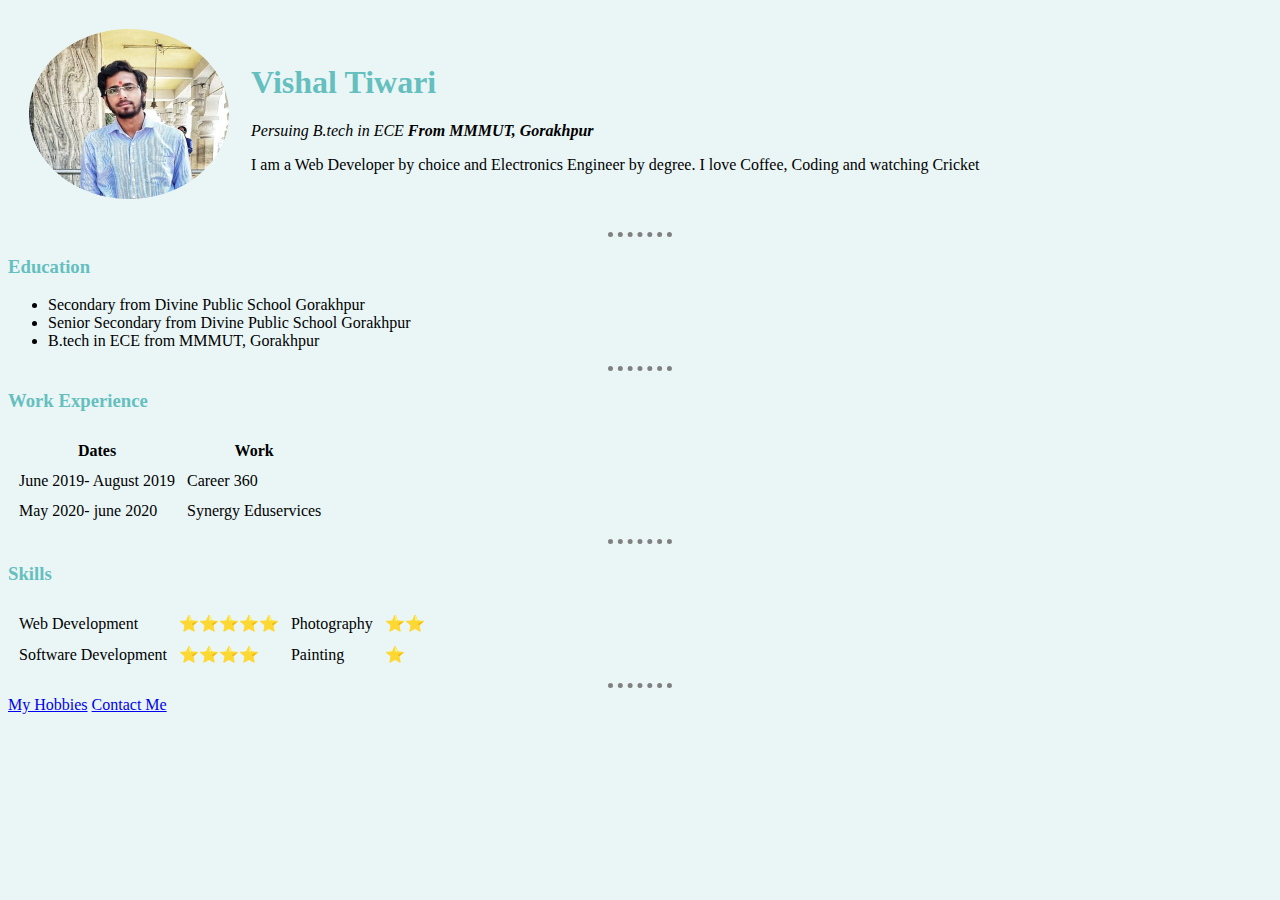
<file: HTML Personal Site/index.html>
<!DOCTYPE html>
<html lang="en" dir="ltr">

<head>
  <meta charset="utf-8">
  <title>Vishal's Personal site </title>
<link rel="stylesheet" href="css/styles.css">
</head>

<body>
  <table cellspacing="20">
    <tr>
      <td>  <img src="circle-cropped.png" alt="Vishal" height=170 width=200></td>
      <td>  <h1>Vishal Tiwari</h1>
        <p><em>
      Persuing B.tech in ECE <strong> From MMMUT, Gorakhpur </strong>
        </em>  </p>
        <p>I am a Web Developer by choice and Electronics Engineer by degree. I love Coffee, Coding and watching Cricket</p></td>
    </tr>
  </table>

  <hr>
  <h3>Education</h3>
  <ul>
    <li>
      Secondary from Divine Public School Gorakhpur
    </li>
    <li>
      Senior Secondary from Divine Public School Gorakhpur
    </li>
    <li>
      B.tech in ECE from MMMUT, Gorakhpur
    </li>
  </ul>
  <hr>
<h3>Work Experience</h3>

<table cellspacing="10">
  <thead>
  <tr>
    <th>Dates</th>
    <th>Work</th>
  </tr>
</thead>
<tbody>
  <tr>
  <td> June 2019- August 2019</td>
  <td>Career 360</td>
  </tr>
  <tr>
    <td>May 2020- june 2020</td>
    <td>Synergy Eduservices</td>
  </tr>
</tbody>

</table>
<hr>
<h3>Skills</h3>

<table cellspacing="10">

  <tr>
  <td align="left"> Web Development</td>
<td align="left">⭐⭐⭐⭐⭐</td>
  <td align="left">Photography</td>
<td align="left">⭐⭐</td>
  </tr>

  <tr>
  <td align="left"> Software Development</td>
  <td align="left">⭐⭐⭐⭐</td>
  <td align="left">Painting</td>
  <td align="left">⭐</td>
  </tr>


</table>


<hr>
<a href="myhobbies.html">My Hobbies</a>
<a href="contact-me.html">Contact Me</a>


     </body>

</html>
</file>
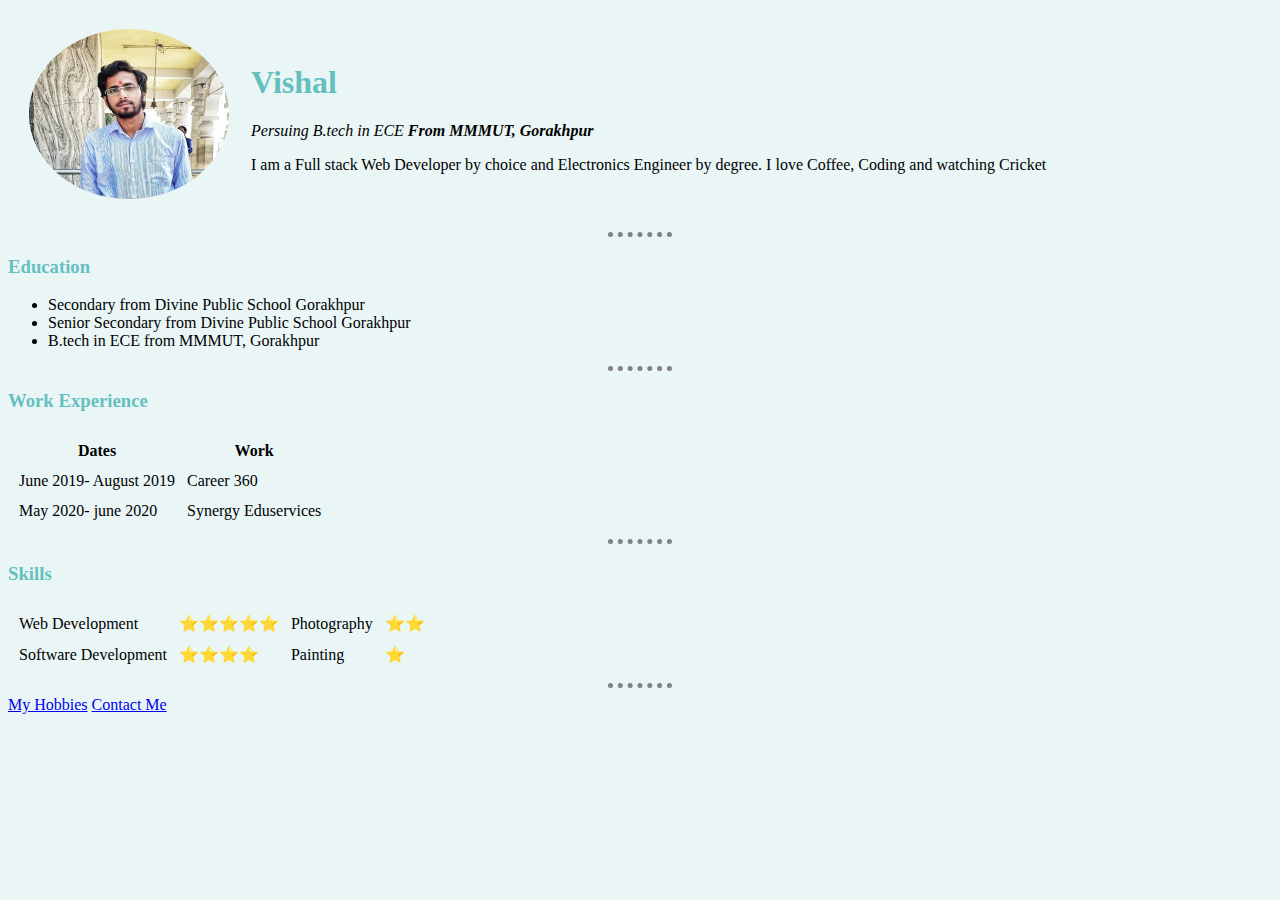
<file: Html_personal_site/index.html>
<!DOCTYPE html>
<html lang="en" dir="ltr">

<head>
  <meta charset="utf-8">
  <title>Vishal's Personal site </title>
<link rel="stylesheet" href="css/styles.css">
</head>

<body>
  <table cellspacing="20">
    <tr>
      <td>  <img src="circle-cropped.png" alt="Vishal" height=170 width=200></td>
      <td>  <h1>Vishal</h1>
        <p><em>
      Persuing B.tech in ECE <strong> From MMMUT, Gorakhpur </strong>
        </em>  </p>
        <p>I am a Full stack Web Developer by choice and Electronics Engineer by degree. I love Coffee, Coding and watching Cricket</p></td>
    </tr>
  </table>

  <hr>
  <h3>Education</h3>
  <ul>
    <li>
      Secondary from Divine Public School Gorakhpur
    </li>
    <li>
      Senior Secondary from Divine Public School Gorakhpur
    </li>
    <li>
      B.tech in ECE from MMMUT, Gorakhpur
    </li>
  </ul>
  <hr>
<h3>Work Experience</h3>

<table cellspacing="10">
  <thead>
  <tr>
    <th>Dates</th>
    <th>Work</th>
  </tr>
</thead>
<tbody>
  <tr>
  <td> June 2019- August 2019</td>
  <td>Career 360</td>
  </tr>
  <tr>
    <td>May 2020- june 2020</td>
    <td>Synergy Eduservices</td>
  </tr>
</tbody>

</table>
<hr>
<h3>Skills</h3>

<table cellspacing="10">

  <tr>
  <td align="left"> Web Development</td>
<td align="left">⭐⭐⭐⭐⭐</td>
  <td align="left">Photography</td>
<td align="left">⭐⭐</td>
  </tr>

  <tr>
  <td align="left"> Software Development</td>
  <td align="left">⭐⭐⭐⭐</td>
  <td align="left">Painting</td>
  <td align="left">⭐</td>
  </tr>


</table>


<hr>
<a href="myhobbies.html">My Hobbies</a>
<a href="contact-me.html">Contact Me</a>


     </body>

</html>
</file>
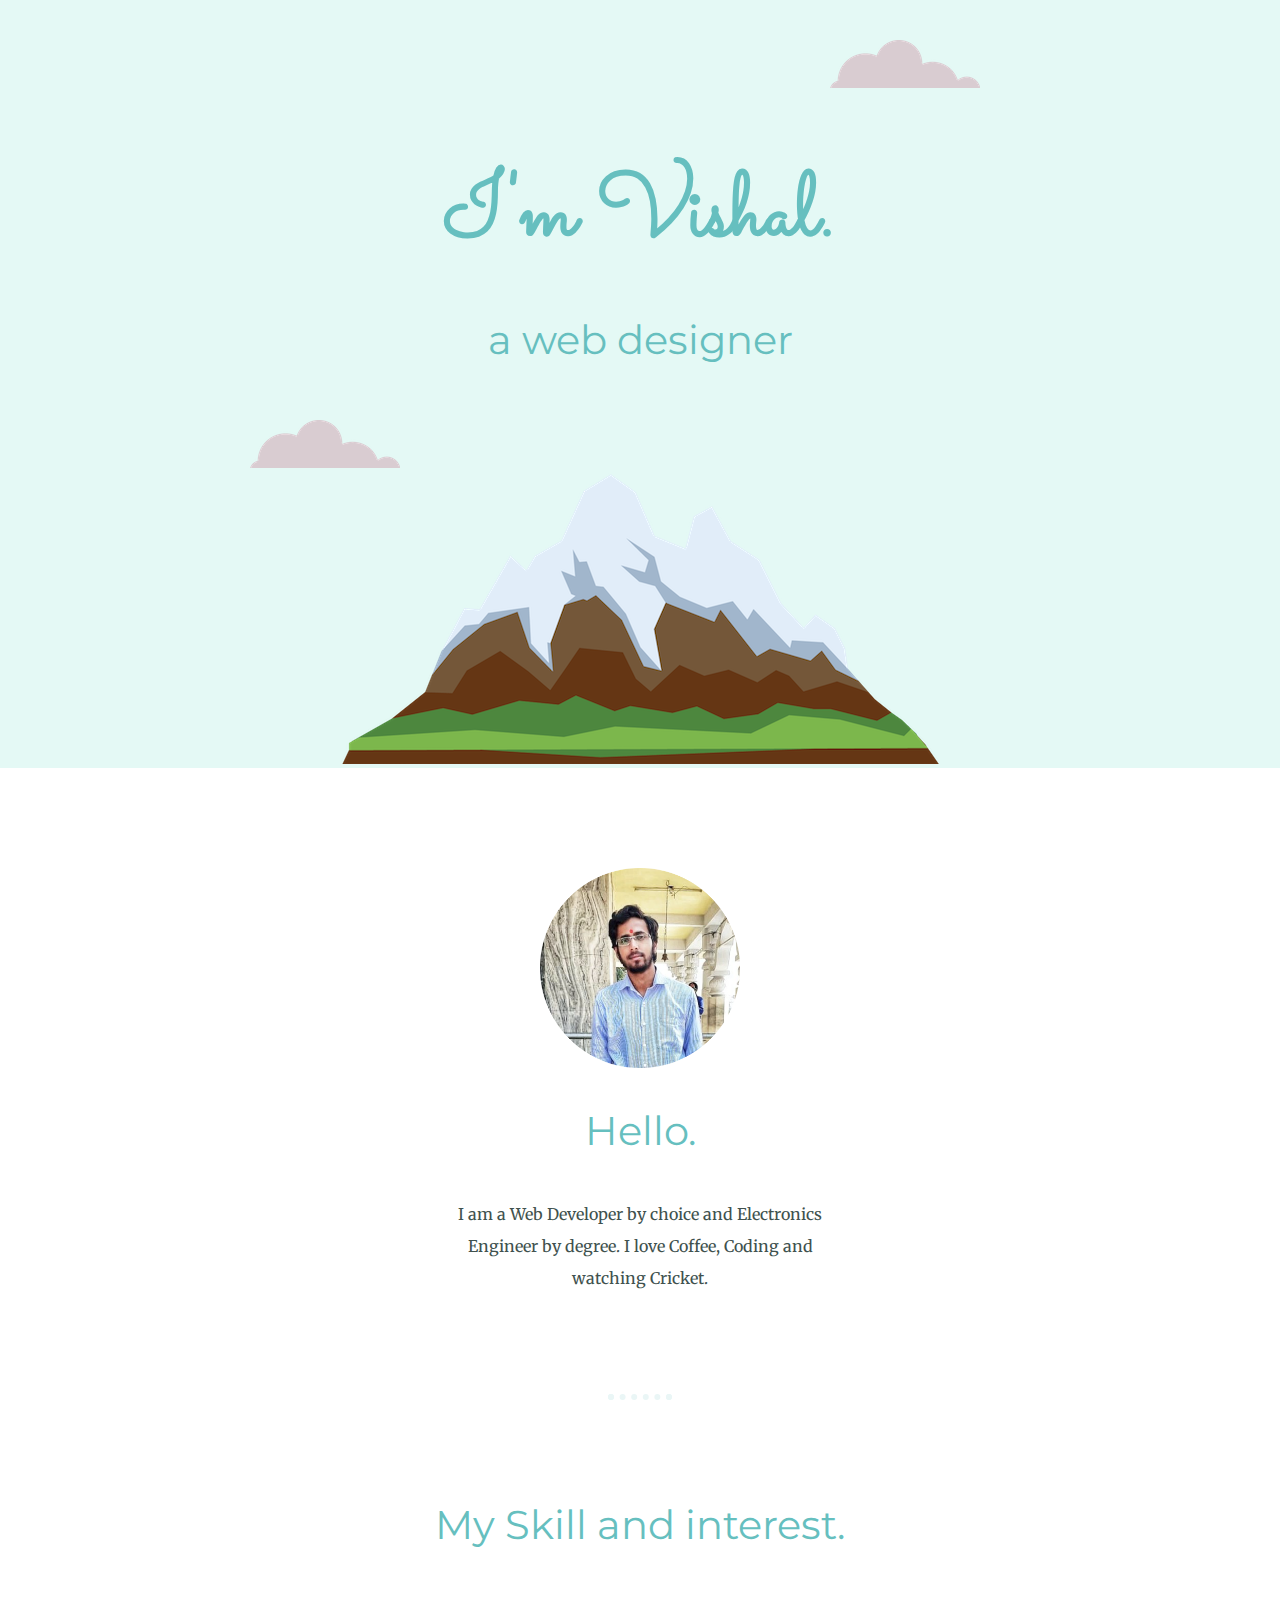
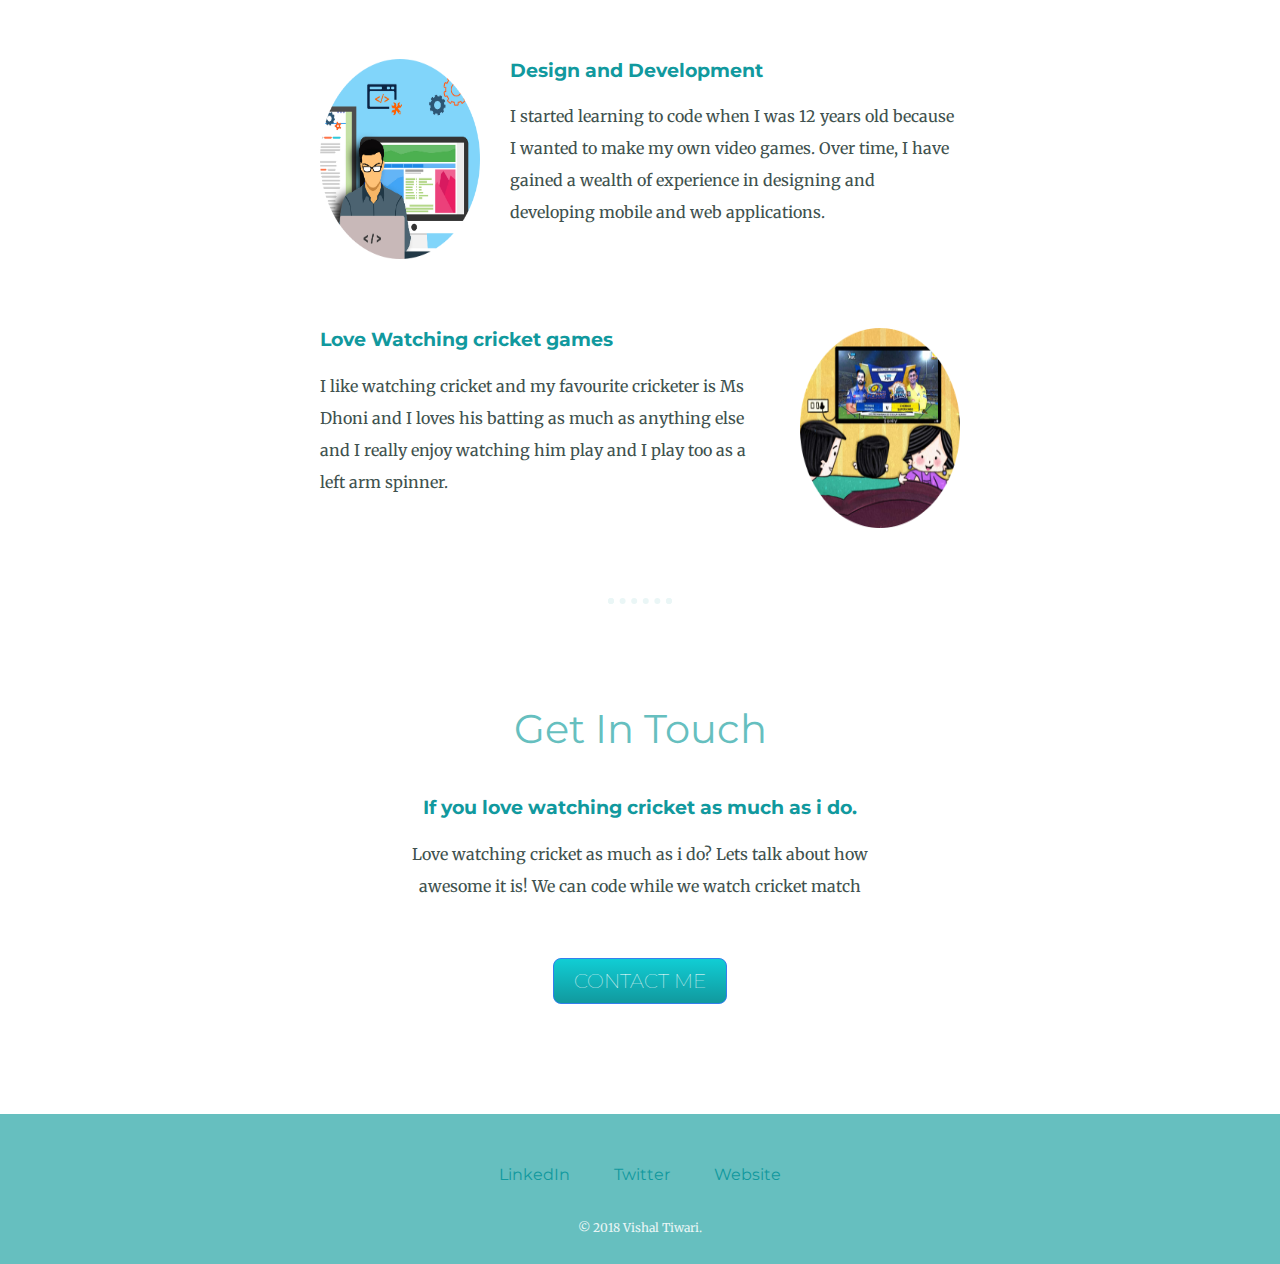
<file: Personal Site using CSS/index.html>
<!DOCTYPE html>
<html lang="en" dir="ltr">

<head>
  <meta charset="utf-8">
  <title>Vishal Tiwari </title>
<link rel="stylesheet" href="Css/styles.css">
<link rel="icon" href="favicon.ico">
<link rel="preconnect" href="https://fonts.gstatic.com">
<link href="https://fonts.googleapis.com/css2?family=Merriweather&family=Montserrat&family=Sacramento&display=swap" rel="stylesheet">
</head>
<body>
  <div class="top-container">
    <img class="top-cloud" src="images/cloud.png" alt="">
  <h1>I'm Vishal.</h1>
  <p><h2>
    a web designer</h2>
  </p>
    <img class="bottom-cloud"src="images/cloud.png" alt="cloud-img">
    <img src="images/mountain.png" alt="mountain-img">

</div>
<div class="middle-container">
  <div class="profile">
    <img class="mypic"src="images/circle-cropped.png" alt="my-picture">
    <h2>Hello.</h2>
    <p class="intro">I am a Web Developer by choice and Electronics Engineer by degree. I love Coffee, Coding and watching Cricket.</p>
  </div>
  <hr>
  <div class="skills">
    <h2>My Skill and  interest.</h2>
    <div class="skill-row">
      <img class="webd" src="images/webd skill.png" alt="">
      <h3>Design and Development</h3>
      <p>I started learning to code when I was 12 years old because I wanted to make my own video games. Over time, I have gained a wealth of experience in designing and developing mobile and web applications.</p>
    </div>
    <div class="skill-row">
      <img class="cricket" src="images/cricket.png" alt="">
      <h3>Love Watching cricket games</h3>
      <p>I like watching cricket and my favourite cricketer is Ms Dhoni and I loves his batting as much as anything else and I really enjoy watching him play and I play too as a left arm spinner.</p>
    </div>
  </div>
  <hr>
  <div class="contact-me">

    <h2>Get In Touch</h2>
    <h3>If you love watching cricket as much as i do.</h3>
    <p>Love watching cricket as much as i do? Lets talk about how awesome it is! We can code while we watch cricket match</p>
    <a class="BUTTON_HYA" href="mailto:tiwarivishal183@email.com">CONTACT ME</a>
  </div>
</div>
<div class="bottom-container">
  <a class="footer-link" href="https://www.linkedin.com/">LinkedIn</a>
  <a class="footer-link" href="https://twitter.com/">Twitter</a>
  <a class="footer-link" href="https://www.appbrewery.co/">Website</a>
  <p class="copyright">© 2018 Vishal Tiwari.</p>
</div>


</body>
</file>
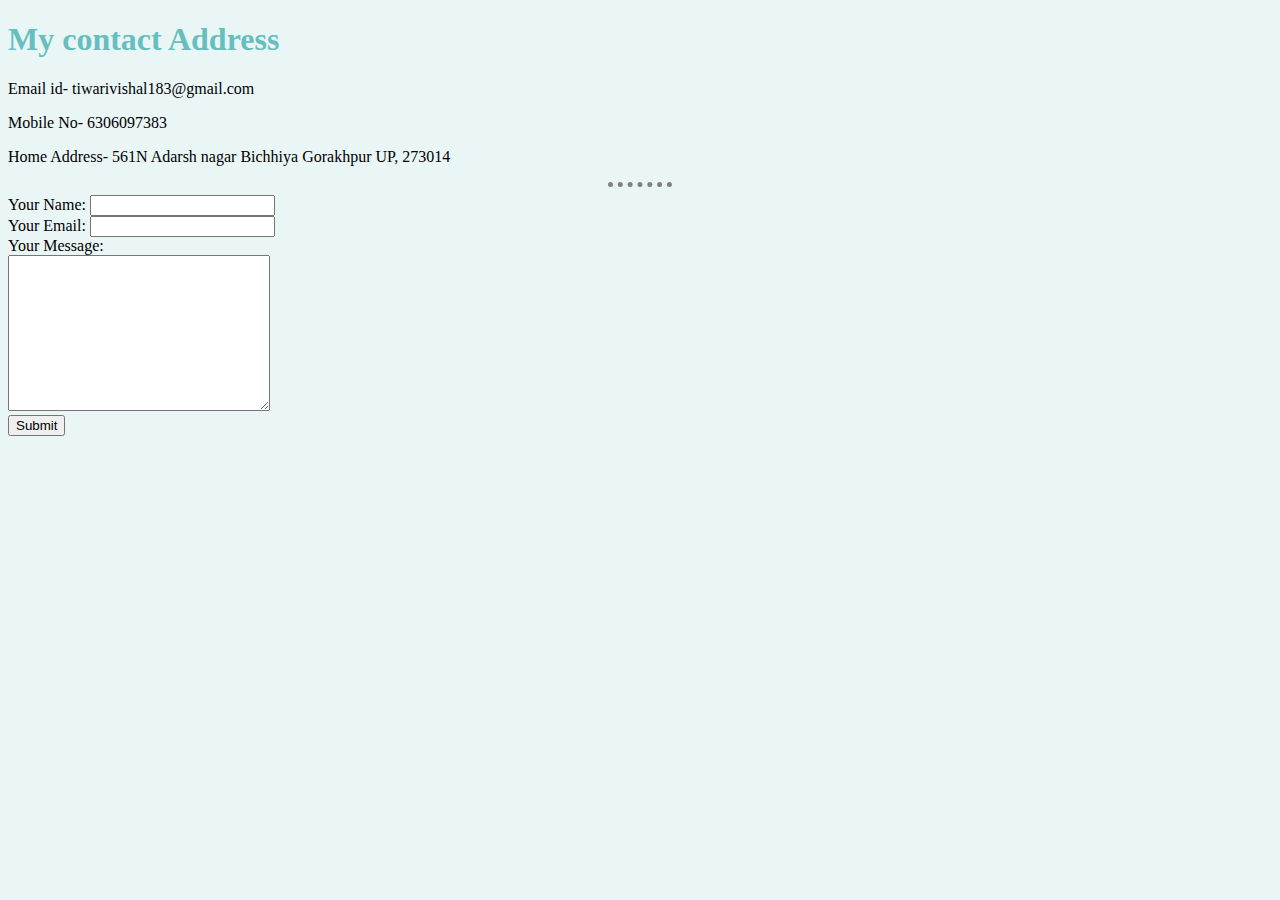
<file: HTML Personal Site/contact-me.html>
<!DOCTYPE html>
<html lang="en" dir="ltr">
  <head>
    <meta charset="utf-8">
    <title> Contact-me </title>
    <link rel="stylesheet" href="css/styles.css">
  </head>
  <body>
    <h1>My contact Address</h1>
  <p>Email id- tiwarivishal183@gmail.com</p>
  <p>Mobile No- 6306097383</p>
  <p>Home Address- 561N Adarsh nagar Bichhiya Gorakhpur UP, 273014</p><hr>

  <form action="mailto:tiwarivishal183@gmail.com" method="post" enctype="text/plain">
    <label>Your Name:</label>
    <input type="text" name="YourName" value=""><br>
    <label>Your Email:</label>
    <input type="email" name="YourEmail" value=""><br>
    <label>Your Message:</label><br>
    <textarea name="YourMessage" rows="10" cols="30"></textarea><br>
    <input type="submit" name="">
  </body>
  </form>
</html>
</file>
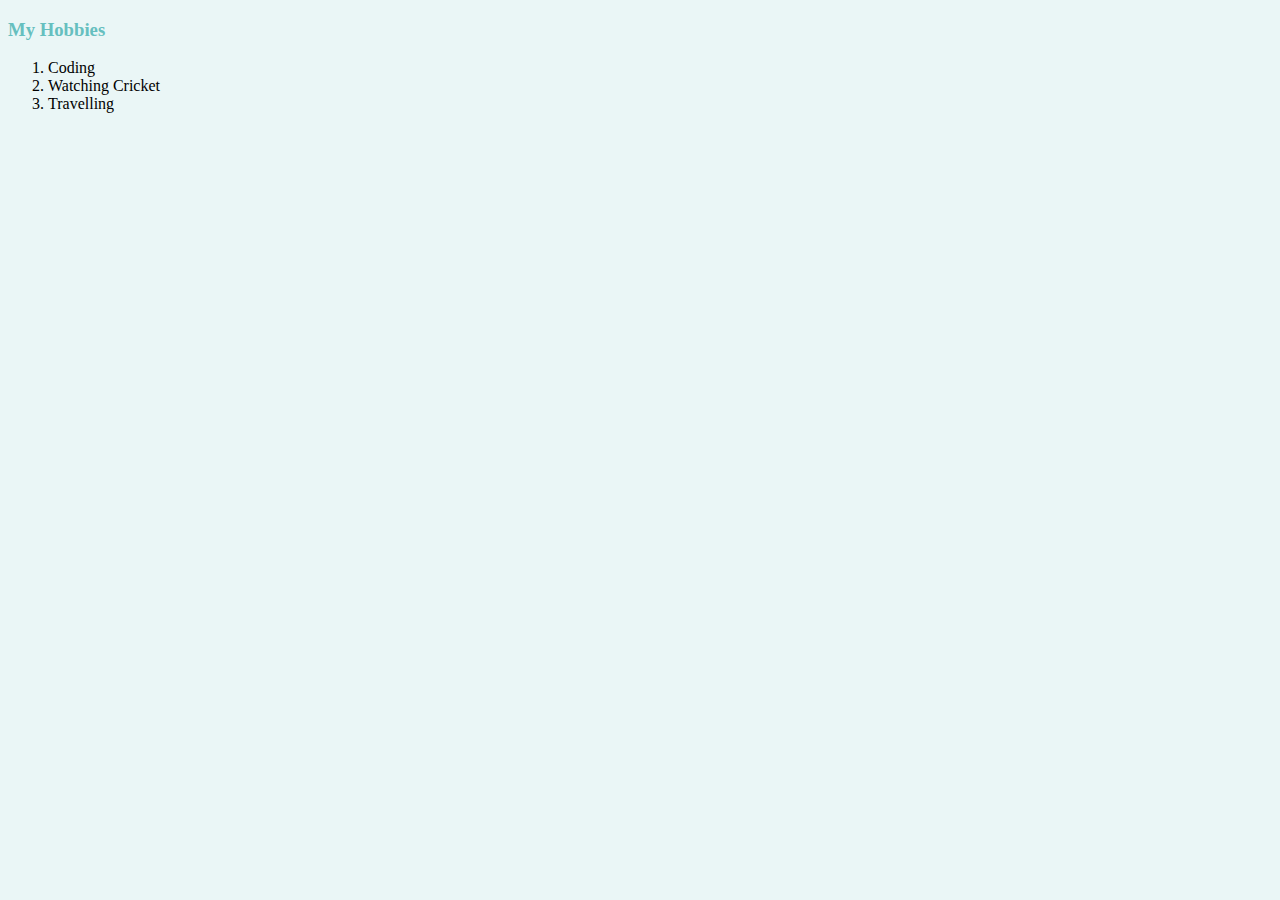
<file: HTML Personal Site/myhobbies.html>
<!DOCTYPE html>
<html lang="en" dir="ltr">
  <head>
    <meta charset="utf-8">
    <title></title>
    <link rel="stylesheet" href="css/styles.css">
  </head>
  <body>
    <h3>My Hobbies</h3>
    <ol>
      <li>
        Coding
      </li>
      <li>Watching Cricket</li>
      <li>Travelling</li>
    </ol>

  </body>
</html>
</file>
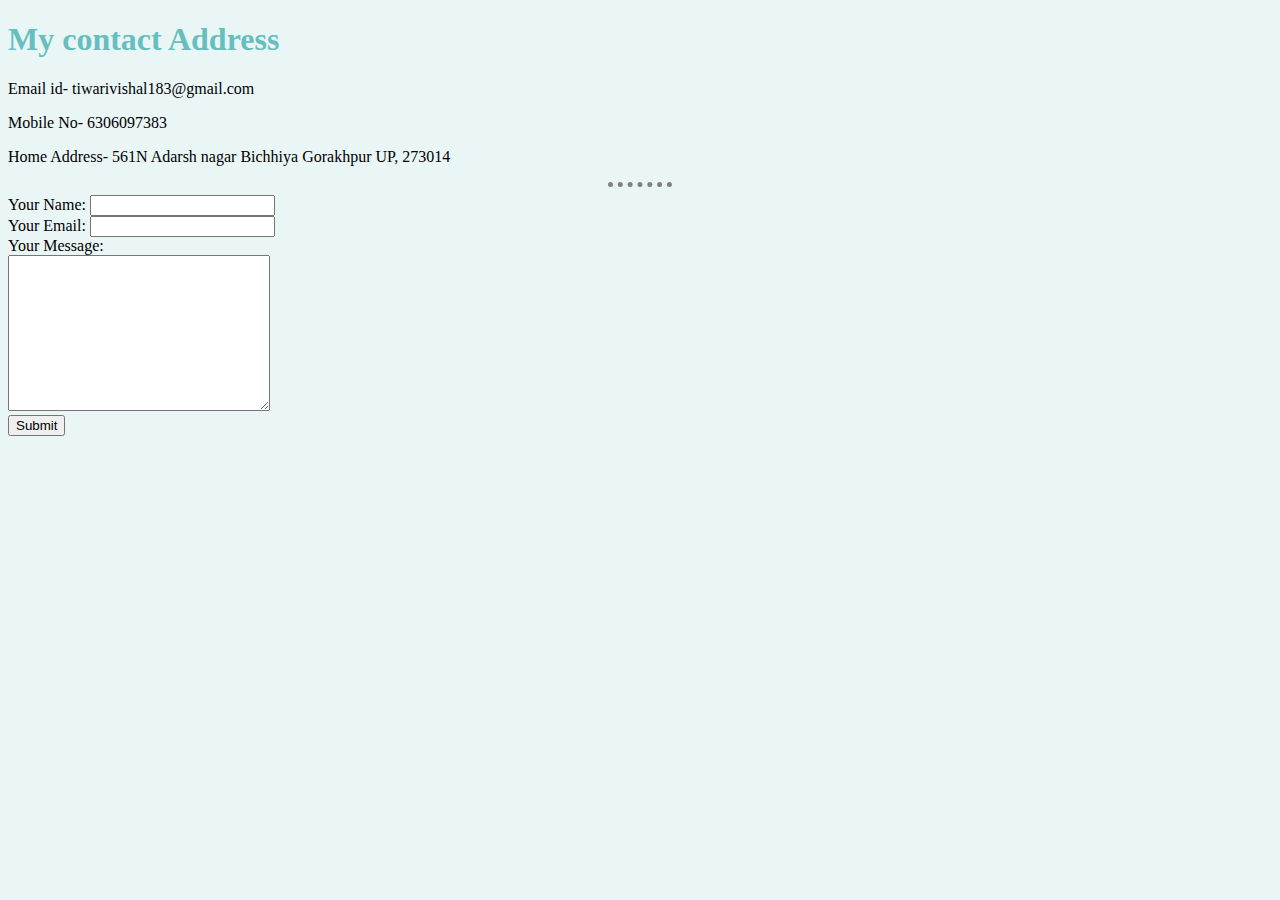
<file: Html_personal_site/contact-me.html>
<!DOCTYPE html>
<html lang="en" dir="ltr">
  <head>
    <meta charset="utf-8">
    <title> Contact-me </title>
    <link rel="stylesheet" href="css/styles.css">
  </head>
  <body>
    <h1>My contact Address</h1>
  <p>Email id- tiwarivishal183@gmail.com</p>
  <p>Mobile No- 6306097383</p>
  <p>Home Address- 561N Adarsh nagar Bichhiya Gorakhpur UP, 273014</p><hr>

  <form action="mailto:tiwarivishal183@gmail.com" method="post" enctype="text/plain">
    <label>Your Name:</label>
    <input type="text" name="YourName" value=""><br>
    <label>Your Email:</label>
    <input type="email" name="YourEmail" value=""><br>
    <label>Your Message:</label><br>
    <textarea name="YourMessage" rows="10" cols="30"></textarea><br>
    <input type="submit" name="">
  </body>
  </form>
</html>
</file>
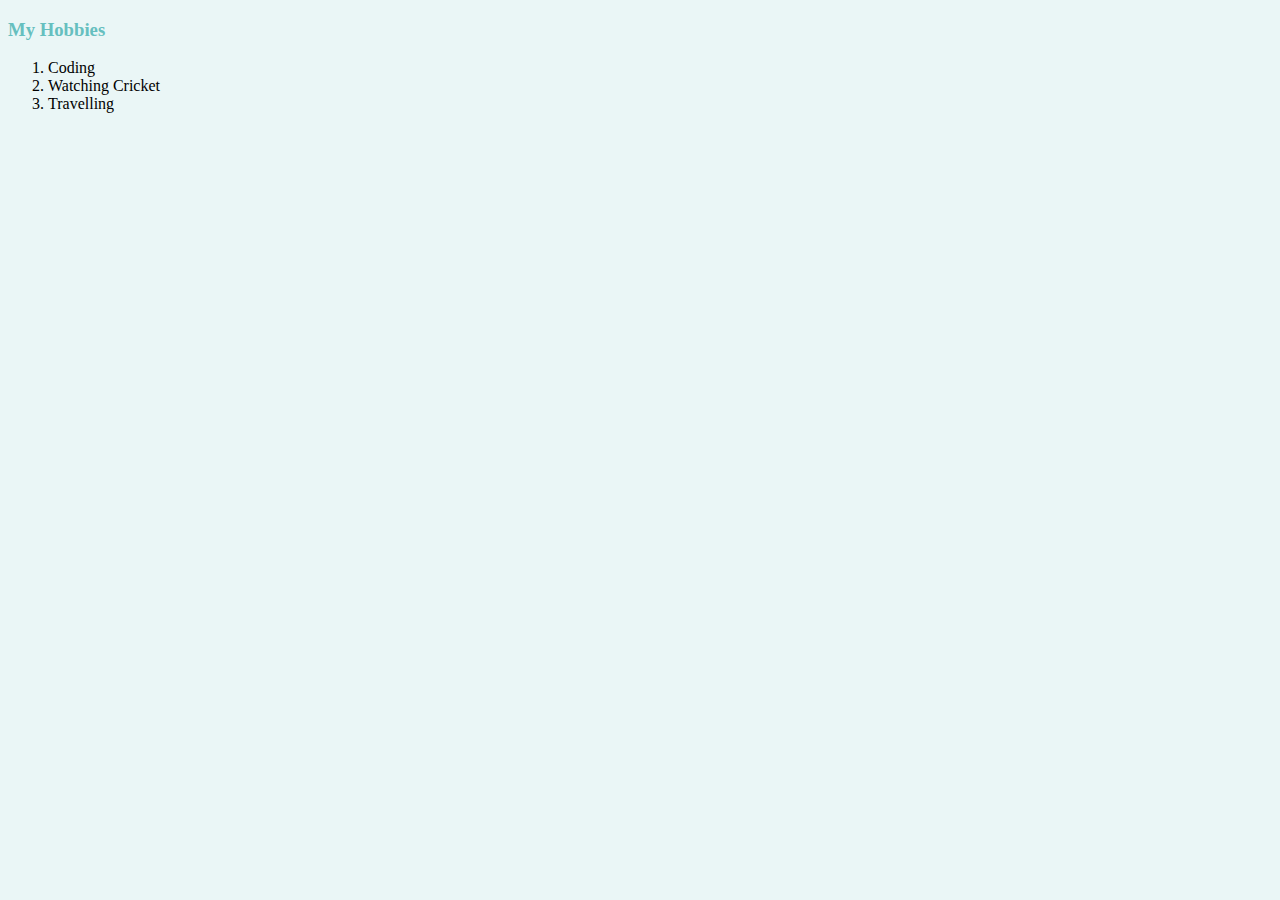
<file: Html_personal_site/myhobbies.html>
<!DOCTYPE html>
<html lang="en" dir="ltr">
  <head>
    <meta charset="utf-8">
    <title></title>
    <link rel="stylesheet" href="css/styles.css">
  </head>
  <body>
    <h3>My Hobbies</h3>
    <ol>
      <li>
        Coding
      </li>
      <li>Watching Cricket</li>
      <li>Travelling</li>
    </ol>

  </body>
</html>
</file>
<file: HTML Personal Site/css/styles.css>
body {
  background-color:#EAF6F6;
}
hr {

  border-style:  none;
  border-top-style:dotted;
  border-color: grey;
  border-width: 5px;
  height:0px;
  width:5%;
}
h3{
  color: #66BFBF;
}
h1{
  color: #66BFBF;
}
</file>
<file: Html_personal_site/css/styles.css>
body {
  background-color:#EAF6F6;
}
hr {

  border-style:  none;
  border-top-style:dotted;
  border-color: grey;
  border-width: 5px;
  height:0px;
  width:5%;
}
h3{
  color: #66BFBF;
}
h1{
  color: #66BFBF;
}
</file>
<file: Personal Site using CSS/Css/styles.css>
body {
  color: #40514E;
  margin: 0;
  text-align: center;
  font-family: 'Merriweather', serif;
}

h1 {
  color: #66BFBF;

  margin-top: 0;
  font-size: 562.5%;
  font-family: 'Sacramento', cursive;
  margin: 50px auto 0 auto;
}

h2 {
  font-family: 'Montserrat', sans-serif;
  font-size: 2.5rem;
  color:#66BFBF;
  font-weight: normal;
  padding-bottom: 10px;

}

h3 {
  font-family: 'Montserrat', sans-serif;
  color:#11999E;
}
p{
  line-height: 2;
}
hr{
  border:dotted #EAF6F6 6px;
  border-bottom: none;
  width:4%;
  margin:100px auto;
}

.top-container {
  background-color: #E4F9F5;
  position: relative;
  padding-top: 100px;
}
.intro{
  width:30%;
  margin:auto;
}
.skill-row{
  width:50%;
  margin:100px auto 100px auto;
  text-align: left;


}
.middle-container {
  margin:100px 0;

}
.mypic{
  height:200px;
  width:200px;
}
.webd{
  height:200px;
  width:250px;
  width:25%;
  float: left;
  margin-right: 30px;

}

.cricket{
  height:200px;
  width:250px;
  width: 25%;
  float: right;
  margin-left: 30px;
}

.bottom-container {
background-color:#66BFBF;
height:80px;
padding:50px 0 20px;

}
.contact-me{
  width:40%;
  margin:40px auto 60px;
}
.footer-link{
  color:#11999E;
  margin:10px 20px;
  font-family: 'Montserrat', sans-serif;
  text-decoration: none;

}
.footer-link:hover{
  color:#EAF6F6;
}
.copyright{
  color:#EAF6F6;
  font-size: 0.75rem;
  padding: 20px 0;
}

.top-cloud {
  position: absolute;
  right: 300px;
  top: 40px;
}

  .BUTTON_HYA {
   background: #11CDD4;
   background-image: -webkit-linear-gradient(top, #11CDD4, #11999E);
   background-image: -moz-linear-gradient(top, #11CDD4, #11999E);
   background-image: -ms-linear-gradient(top, #11CDD4, #11999E);
   background-image: -o-linear-gradient(top, #11CDD4, #11999E);
   background-image: -webkit-gradient(to bottom, #11CDD4, #11999E);
   -webkit-border-radius: 20px;
   -moz-border-radius: 20px;
   border-radius: 8px;
   color: #FFFFFF;
   font-family: 'Montserrat', sans-serif;
   font-size: 20px;
   font-weight: 100;
   margin-top: 40px;
   margin-bottom: 10px;
   padding: 10px 20px 10px 20px;

   border: solid #337FED 1px;
   text-decoration: none;
   display: inline-block;
   cursor: pointer;
   text-align: center;
}

.BUTTON_HYA:hover {
   border: solid #337FED 1px;
   background: #30E3CB;
   background-image: -webkit-linear-gradient(top, #30E3CB, #2BC4AD);
   background-image: -moz-linear-gradient(top, #30E3CB, #2BC4AD);
   background-image: -ms-linear-gradient(top,#30E3CB, #2BC4AD);
   background-image: -o-linear-gradient(top, #30E3CB, #2BC4AD);
   background-image: -webkit-gradient(to bottom, #30E3CB, #2BC4AD);
   -webkit-border-radius: 20px;
   -moz-border-radius: 20px;
   border-radius: 20px;
   text-decoration: none;
}


.bottom-cloud {
  position: absolute;
  left: 250px;
  bottom: 300px;
}
</file>
